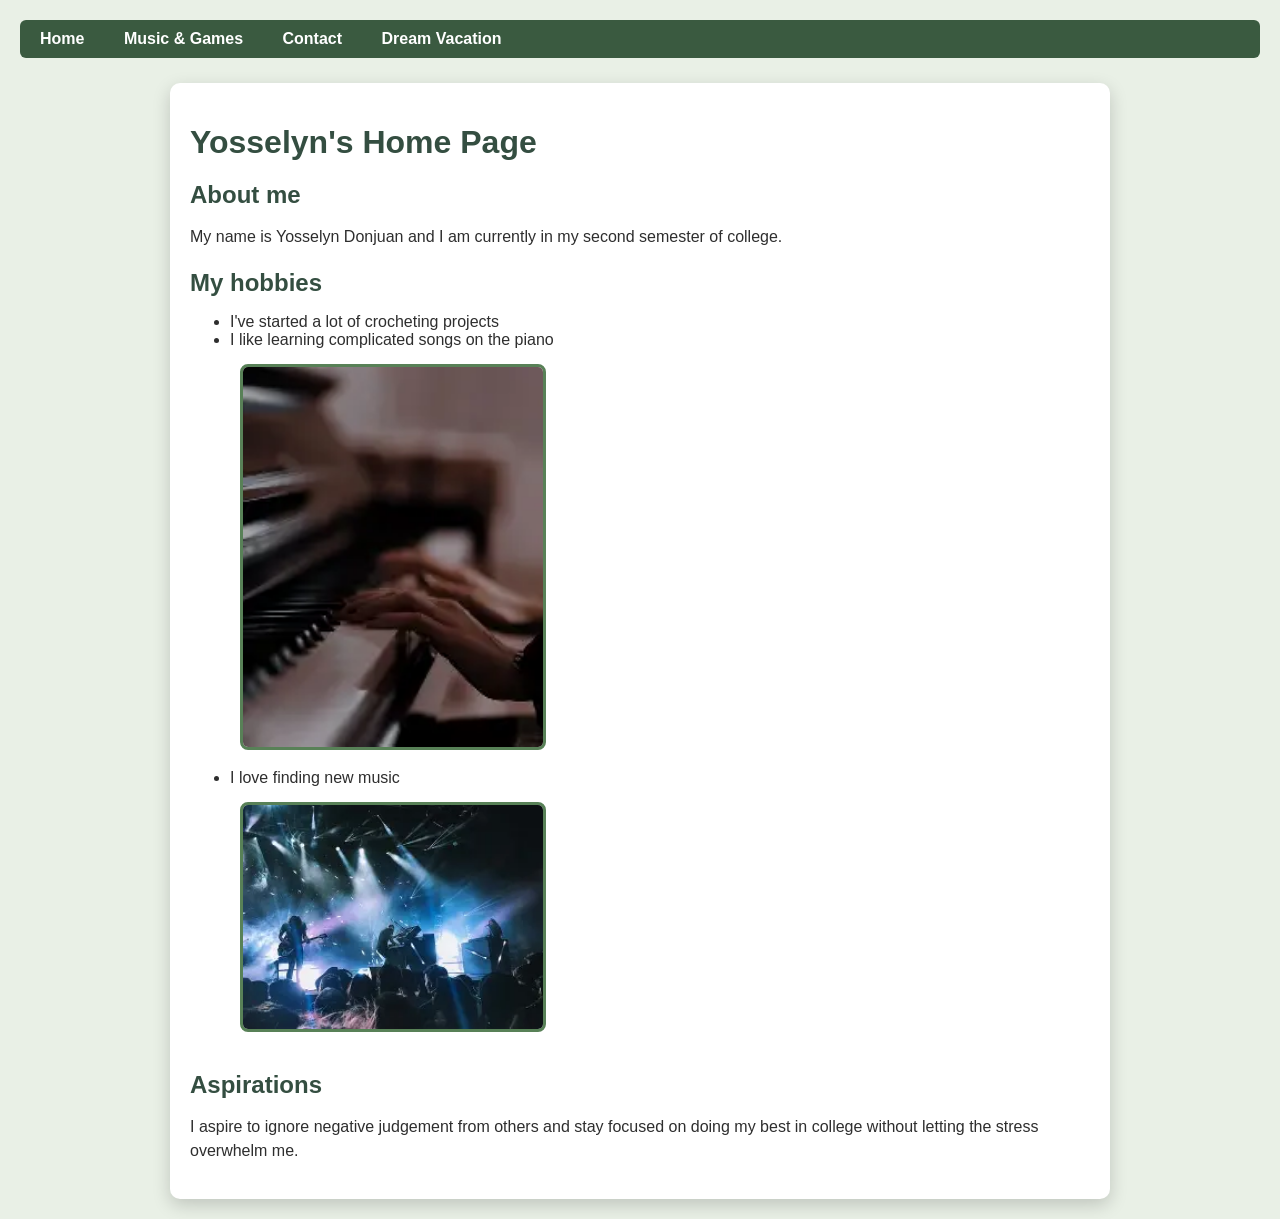
<file: index.html>
<!DOCTYPE html>
<html lang="en">
<head>
    <meta charset="UTF-8">
    <meta name="viewport" content="width=device-width, initial-scale=1.0">
    <title>Yosselyn's Portfolio</title>
    <link rel="stylesheet" href="style.css">
</head>
<body>

<nav>
    <a href="index.html">Home</a>
    <a href="music-games.html">Music & Games</a>
    <a href="contact.html">Contact</a>
    <a href="vacation.html">Dream Vacation</a>
</nav>
<div class="page-container">
<h1>Yosselyn's Home Page</h1>

<h2>About me</h2>
<p>My name is Yosselyn Donjuan and I am currently in my second semester of college.</p>

<h2>My hobbies</h2>
<ul>
    <li>I've started a lot of crocheting projects</li>
    <li>I like learning complicated songs on the piano</li>
    <img src="PIANOPIC.webp" width="300" alt="Piano picture">
    <li>I love finding new music</li>
    <img src="CONCERTPIC.webp" width="300" alt="Concert picture">
</ul>

<h2>Aspirations</h2>
<p>I aspire to ignore negative judgement from others and stay focused on doing my best in college without letting the stress overwhelm me.</p>
</div>
</body>
</html>
</file>
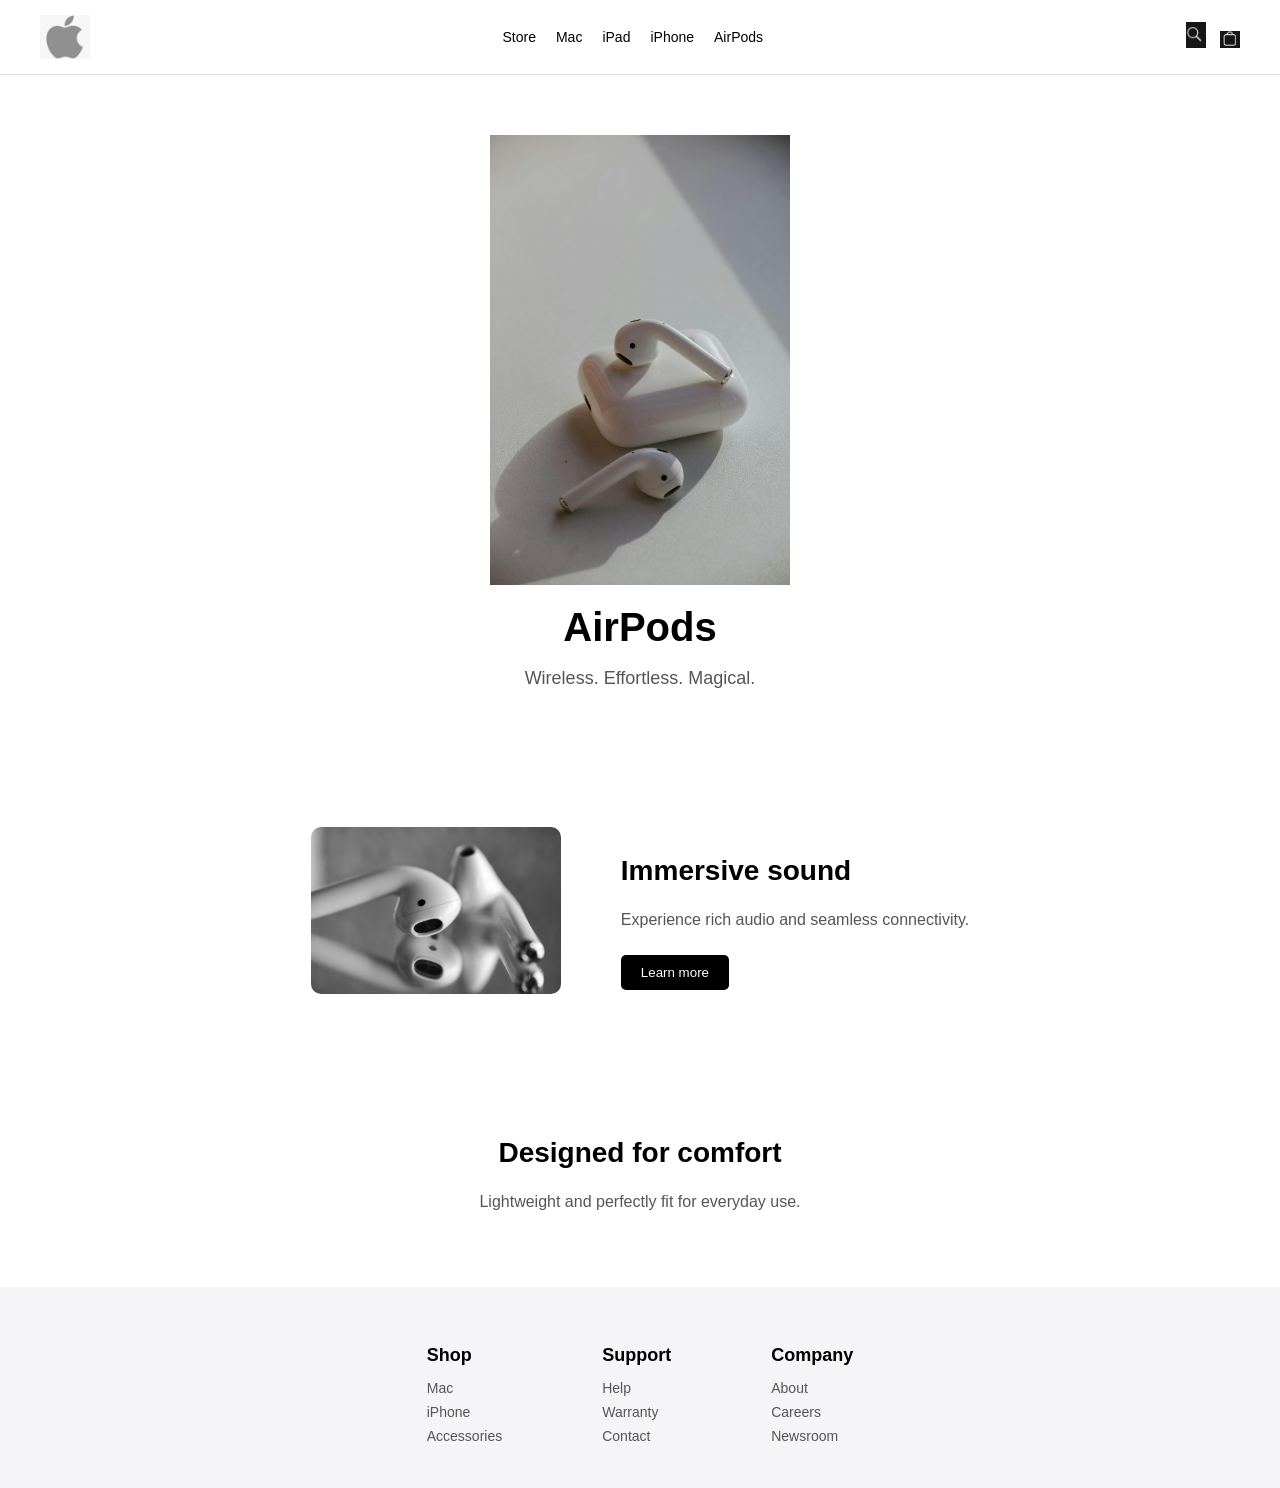
<file: airpods/index.html>
<!DOCTYPE html>
<html lang="en">
<head>
  <meta charset="UTF-8">
  <meta name="viewport" content="width=device-width, initial-scale=1.0">
  <title>Apple AirPods Recreation</title>
  <link rel="stylesheet" href="style.css">
</head>
<body>
  <nav>
    <img src="logo.png" alt="Site logo" class="logo">
    <div class="nav-links">
      <a href="#">Store</a>
      <a href="#">Mac</a>
      <a href="#">iPad</a>
      <a href="#">iPhone</a>
      <a href="#">AirPods</a>
    </div>
    <div class="icons">
      <img src="search.png" alt="Search icon">
      <img src="bag.png" alt="Shopping bag icon">
    </div>
  </nav>

  <main>
    <section class="hero">
      <img src="airpods.jpg" alt="AirPods">
      <h1>AirPods</h1>
      <p>Wireless. Effortless. Magical.</p>
    </section>

    <section class="two-column">
      <img src="closeup.jpg" alt="AirPods close-up">
      <div class="text">
        <h2>Immersive sound</h2>
        <p>Experience rich audio and seamless connectivity.</p>
        <button>Learn more</button>
      </div>
    </section>

    <section class="centered">
      <h2>Designed for comfort</h2>
      <p>Lightweight and perfectly fit for everyday use.</p>
    </section>
  </main>

  <footer>
    <div class="footer-column">
      <h3>Shop</h3>
      <a href="#">Mac</a>
      <a href="#">iPhone</a>
      <a href="#">Accessories</a>
    </div>

    <div class="footer-column">
      <h3>Support</h3>
      <a href="#">Help</a>
      <a href="#">Warranty</a>
      <a href="#">Contact</a>
    </div>

    <div class="footer-column">
      <h3>Company</h3>
      <a href="#">About</a>
      <a href="#">Careers</a>
      <a href="#">Newsroom</a>
    </div>
  </footer>
</body>
</html>
</file>
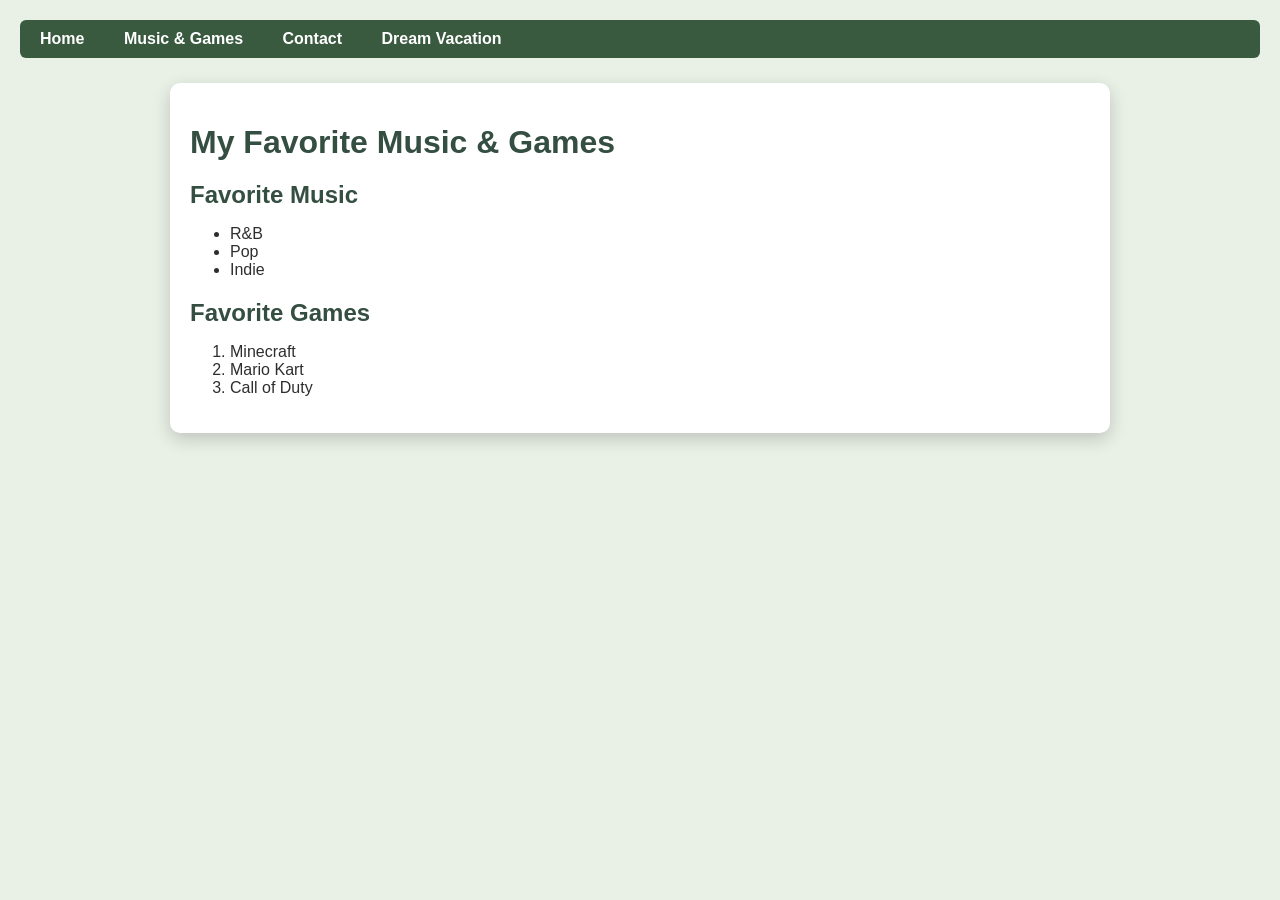
<file: music-games.html>
<!DOCTYPE html>
<html lang="en">
<head>
    <meta charset="UTF-8">
    <title>Favorite Music & Games</title>
    <link rel="stylesheet" href="style.css">
</head>
<body>

<nav>
    <a href="index.html">Home</a>
    <a href="music-games.html">Music & Games</a>
    <a href="contact.html">Contact</a>
    <a href="vacation.html">Dream Vacation</a>
</nav>
<div class="page-container">
<h1>My Favorite Music & Games</h1>

<h2>Favorite Music</h2>
<ul>
    <li>R&B</li>
    <li>Pop</li>
    <li>Indie</li>
</ul>

<h2>Favorite Games</h2>
<ol>
    <li>Minecraft</li>
    <li>Mario Kart</li>
    <li>Call of Duty</li>
</ol>
</div>
</body>
</html>
</file>
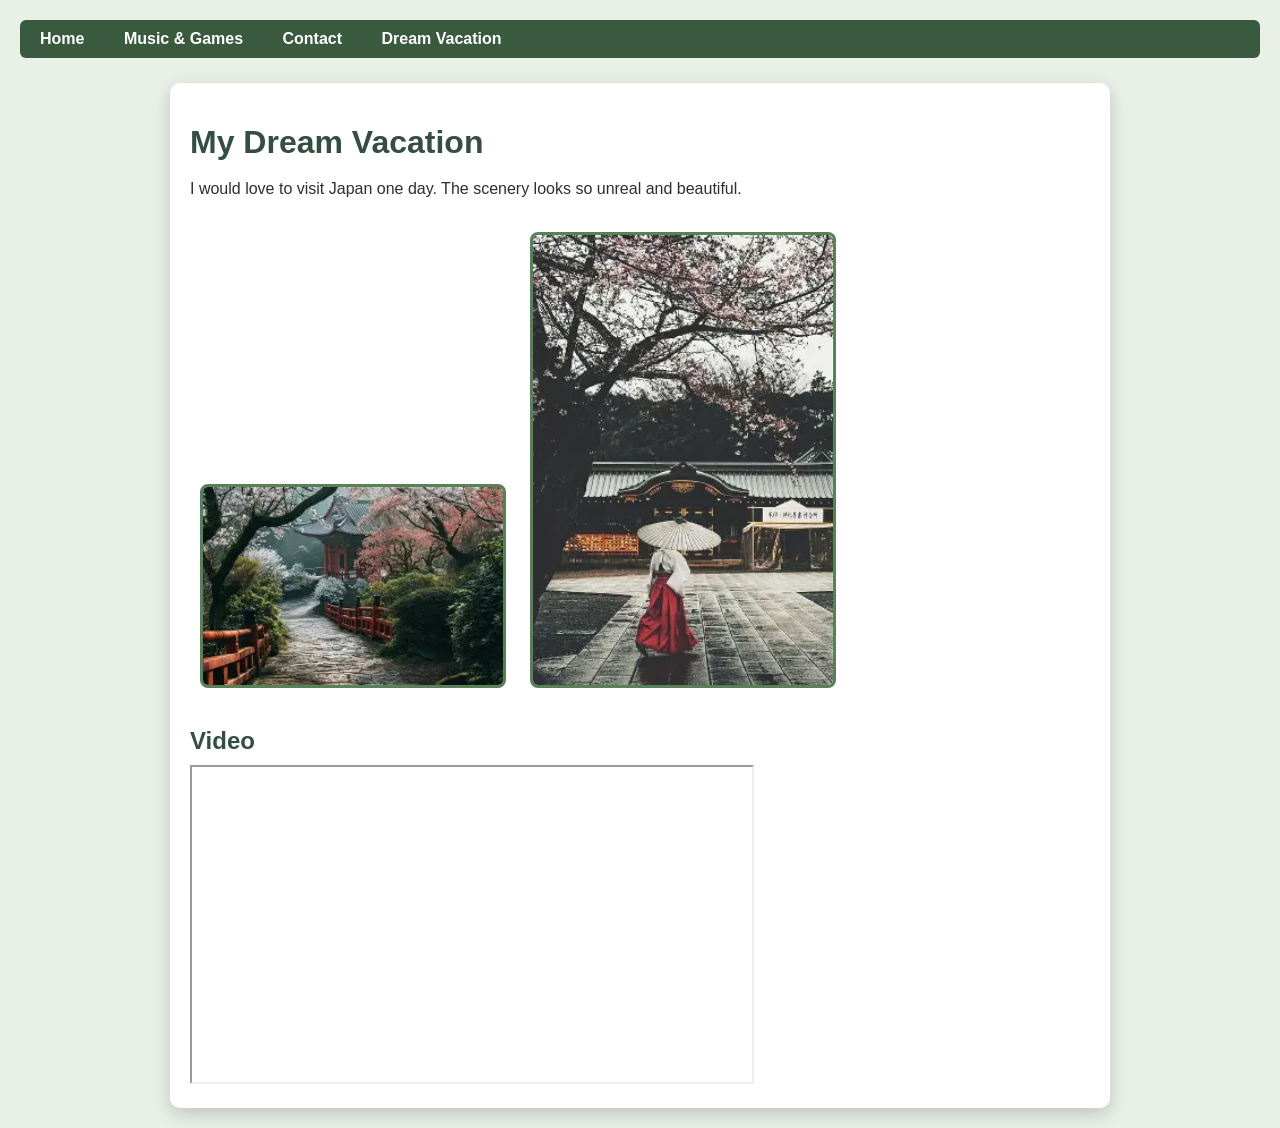
<file: vacation.html>
<!DOCTYPE html>
<html lang="en">
<head>
    <meta charset="UTF-8">
    <title>Dream Vacation</title>
    <link rel="stylesheet" href="style.css">
</head>
<body>

<nav>
    <a href="index.html">Home</a>
    <a href="music-games.html">Music & Games</a>
    <a href="contact.html">Contact</a>
    <a href="vacation.html">Dream Vacation</a>
</nav>
<div class="page-container">
<h1>My Dream Vacation</h1>

<p>I would love to visit Japan one day. The scenery looks so unreal and beautiful.</p>

<img src="japanpic.webp" width="300" alt="Japan scenery">
<img src="japanstreet.webp" width="300" alt="Japan street view">

<h2>Video</h2>

<iframe width="560" height="315"
    src="https://www.youtube.com/embed/ChxDEAN8EtY"
    title="YouTube video"
    allowfullscreen>
</iframe>
</div>
</body>
</html>
</file>
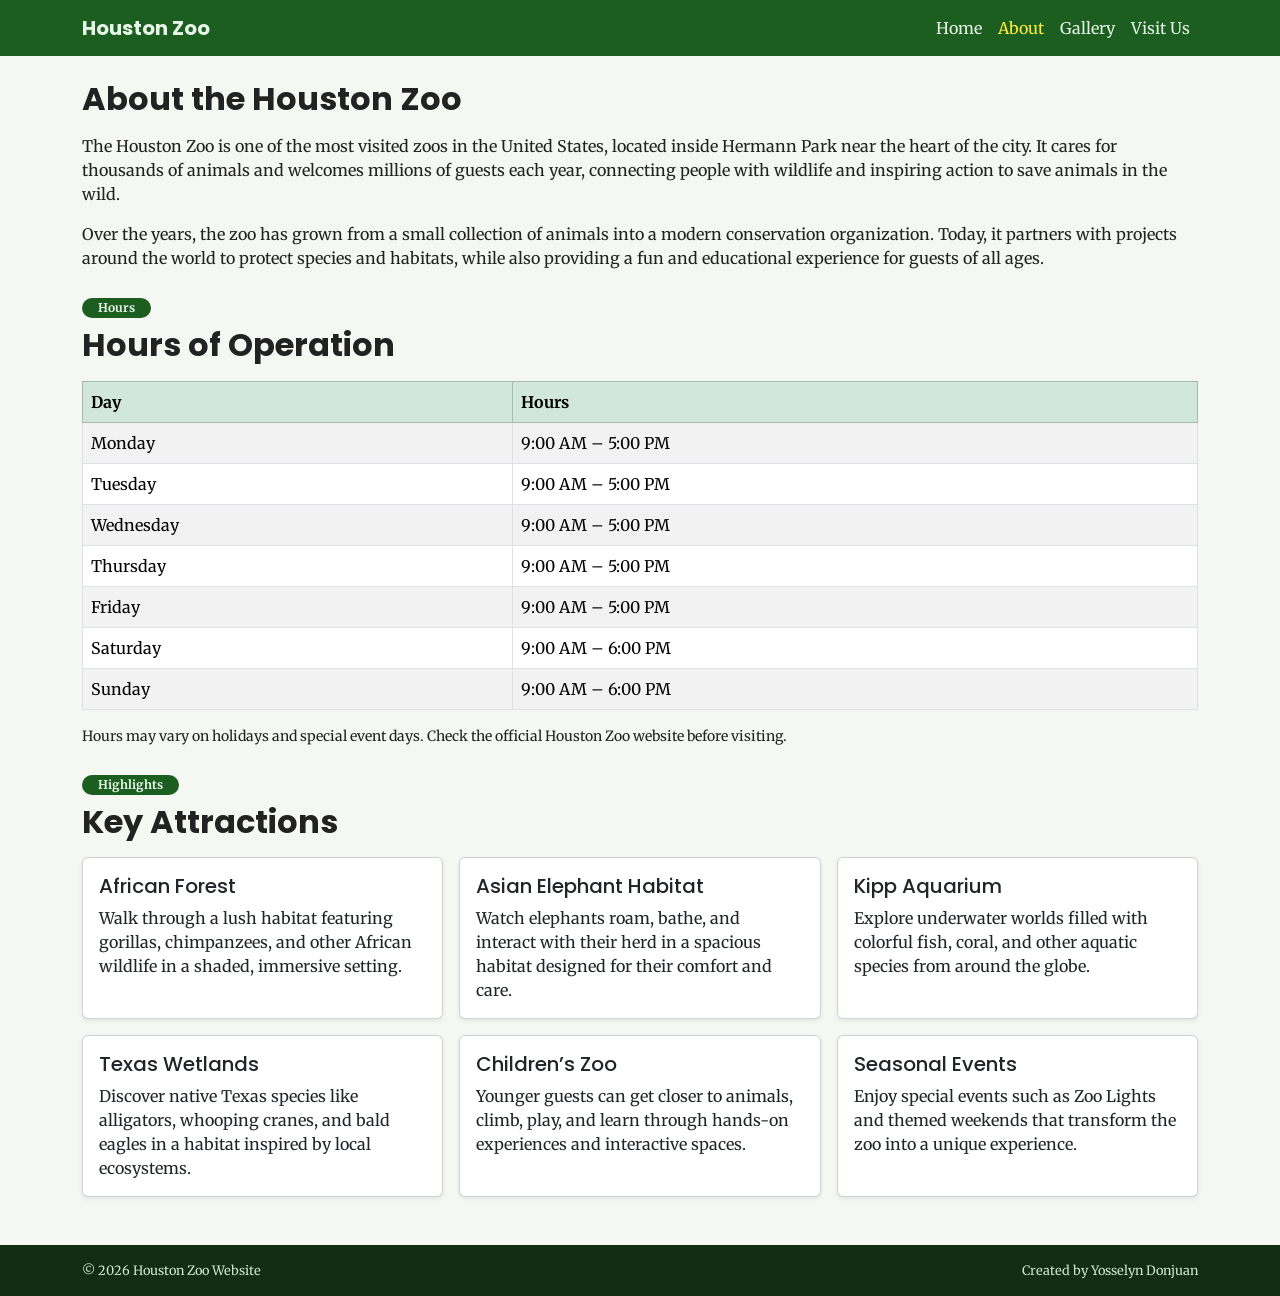
<file: houston-zoo/about.html>
<!DOCTYPE html>
<html lang="en">
<head>
    <meta charset="UTF-8">
    <meta name="viewport" content="width=device-width, initial-scale=1.0">
    <title>Houston Zoo | About</title>
    <link href="https://cdn.jsdelivr.net/npm/bootstrap@5.3.3/dist/css/bootstrap.min.css" rel="stylesheet">
    <link rel="stylesheet" href="style.css">
</head>
<body>
<nav class="navbar navbar-expand-lg">
    <div class="container">
        <a class="navbar-brand fw-bold" href="index.html">Houston Zoo</a>
        <button class="navbar-toggler text-white" type="button" data-bs-toggle="collapse" data-bs-target="#mainNav">
            <span class="navbar-toggler-icon"></span>
        </button>
        <div class="collapse navbar-collapse" id="mainNav">
            <ul class="navbar-nav ms-auto mb-2 mb-lg-0">
                <li class="nav-item"><a class="nav-link" href="index.html">Home</a></li>
                <li class="nav-item"><a class="nav-link active" href="about.html">About</a></li>
                <li class="nav-item"><a class="nav-link" href="gallery.html">Gallery</a></li>
                <li class="nav-item"><a class="nav-link" href="visit.html">Visit Us</a></li>
            </ul>
        </div>
    </div>
</nav>

<main class="py-4">
    <div class="container">
        <section class="mb-4">
            <h2 class="fw-bold mb-3">About the Houston Zoo</h2>
            <p>
                The Houston Zoo is one of the most visited zoos in the United States, located inside Hermann Park near the heart of the city. It cares for thousands of animals and welcomes millions of guests each year, connecting people with wildlife and inspiring action to save animals in the wild.
            </p>
            <p>
                Over the years, the zoo has grown from a small collection of animals into a modern conservation organization. Today, it partners with projects around the world to protect species and habitats, while also providing a fun and educational experience for guests of all ages.
            </p>
        </section>

        <section class="mb-4">
            <span class="badge badge-zoo mb-2 px-3 py-1">Hours</span>
            <h2 class="fw-bold mb-3">Hours of Operation</h2>
            <div class="table-responsive">
                <table class="table table-striped table-bordered bg-white">
                    <thead class="table-success">
                        <tr>
                            <th>Day</th>
                            <th>Hours</th>
                        </tr>
                    </thead>
                    <tbody>
                        <tr><td>Monday</td><td>9:00 AM – 5:00 PM</td></tr>
                        <tr><td>Tuesday</td><td>9:00 AM – 5:00 PM</td></tr>
                        <tr><td>Wednesday</td><td>9:00 AM – 5:00 PM</td></tr>
                        <tr><td>Thursday</td><td>9:00 AM – 5:00 PM</td></tr>
                        <tr><td>Friday</td><td>9:00 AM – 5:00 PM</td></tr>
                        <tr><td>Saturday</td><td>9:00 AM – 6:00 PM</td></tr>
                        <tr><td>Sunday</td><td>9:00 AM – 6:00 PM</td></tr>
                    </tbody>
                </table>
            </div>
            <p class="small">Hours may vary on holidays and special event days. Check the official Houston Zoo website before visiting.</p>
        </section>

        <section class="mb-4">
            <span class="badge badge-zoo mb-2 px-3 py-1">Highlights</span>
            <h2 class="fw-bold mb-3">Key Attractions</h2>
            <div class="row g-3">
                <div class="col-md-4">
                    <div class="card h-100 shadow-sm">
                        <div class="card-body">
                            <h3 class="card-title fs-5">African Forest</h3>
                            <p class="card-text">Walk through a lush habitat featuring gorillas, chimpanzees, and other African wildlife in a shaded, immersive setting.</p>
                        </div>
                    </div>
                </div>
                <div class="col-md-4">
                    <div class="card h-100 shadow-sm">
                        <div class="card-body">
                            <h3 class="card-title fs-5">Asian Elephant Habitat</h3>
                            <p class="card-text">Watch elephants roam, bathe, and interact with their herd in a spacious habitat designed for their comfort and care.</p>
                        </div>
                    </div>
                </div>
                <div class="col-md-4">
                    <div class="card h-100 shadow-sm">
                        <div class="card-body">
                            <h3 class="card-title fs-5">Kipp Aquarium</h3>
                            <p class="card-text">Explore underwater worlds filled with colorful fish, coral, and other aquatic species from around the globe.</p>
                        </div>
                    </div>
                </div>
                <div class="col-md-4">
                    <div class="card h-100 shadow-sm">
                        <div class="card-body">
                            <h3 class="card-title fs-5">Texas Wetlands</h3>
                            <p class="card-text">Discover native Texas species like alligators, whooping cranes, and bald eagles in a habitat inspired by local ecosystems.</p>
                        </div>
                    </div>
                </div>
                <div class="col-md-4">
                    <div class="card h-100 shadow-sm">
                        <div class="card-body">
                            <h3 class="card-title fs-5">Children’s Zoo</h3>
                            <p class="card-text">Younger guests can get closer to animals, climb, play, and learn through hands-on experiences and interactive spaces.</p>
                        </div>
                    </div>
                </div>
                <div class="col-md-4">
                    <div class="card h-100 shadow-sm">
                        <div class="card-body">
                            <h3 class="card-title fs-5">Seasonal Events</h3>
                            <p class="card-text">Enjoy special events such as Zoo Lights and themed weekends that transform the zoo into a unique experience.</p>
                        </div>
                    </div>
                </div>
            </div>
        </section>
    </div>
</main>

<footer>
    <div class="container d-flex flex-column flex-md-row justify-content-between">
        <span>© 2026 Houston Zoo Website</span>
        <span>Created by Yosselyn Donjuan</span>
    </div>
</footer>

<script src="https://cdn.jsdelivr.net/npm/bootstrap@5.3.3/dist/js/bootstrap.bundle.min.js"></script>
</body>
</html>
</file>
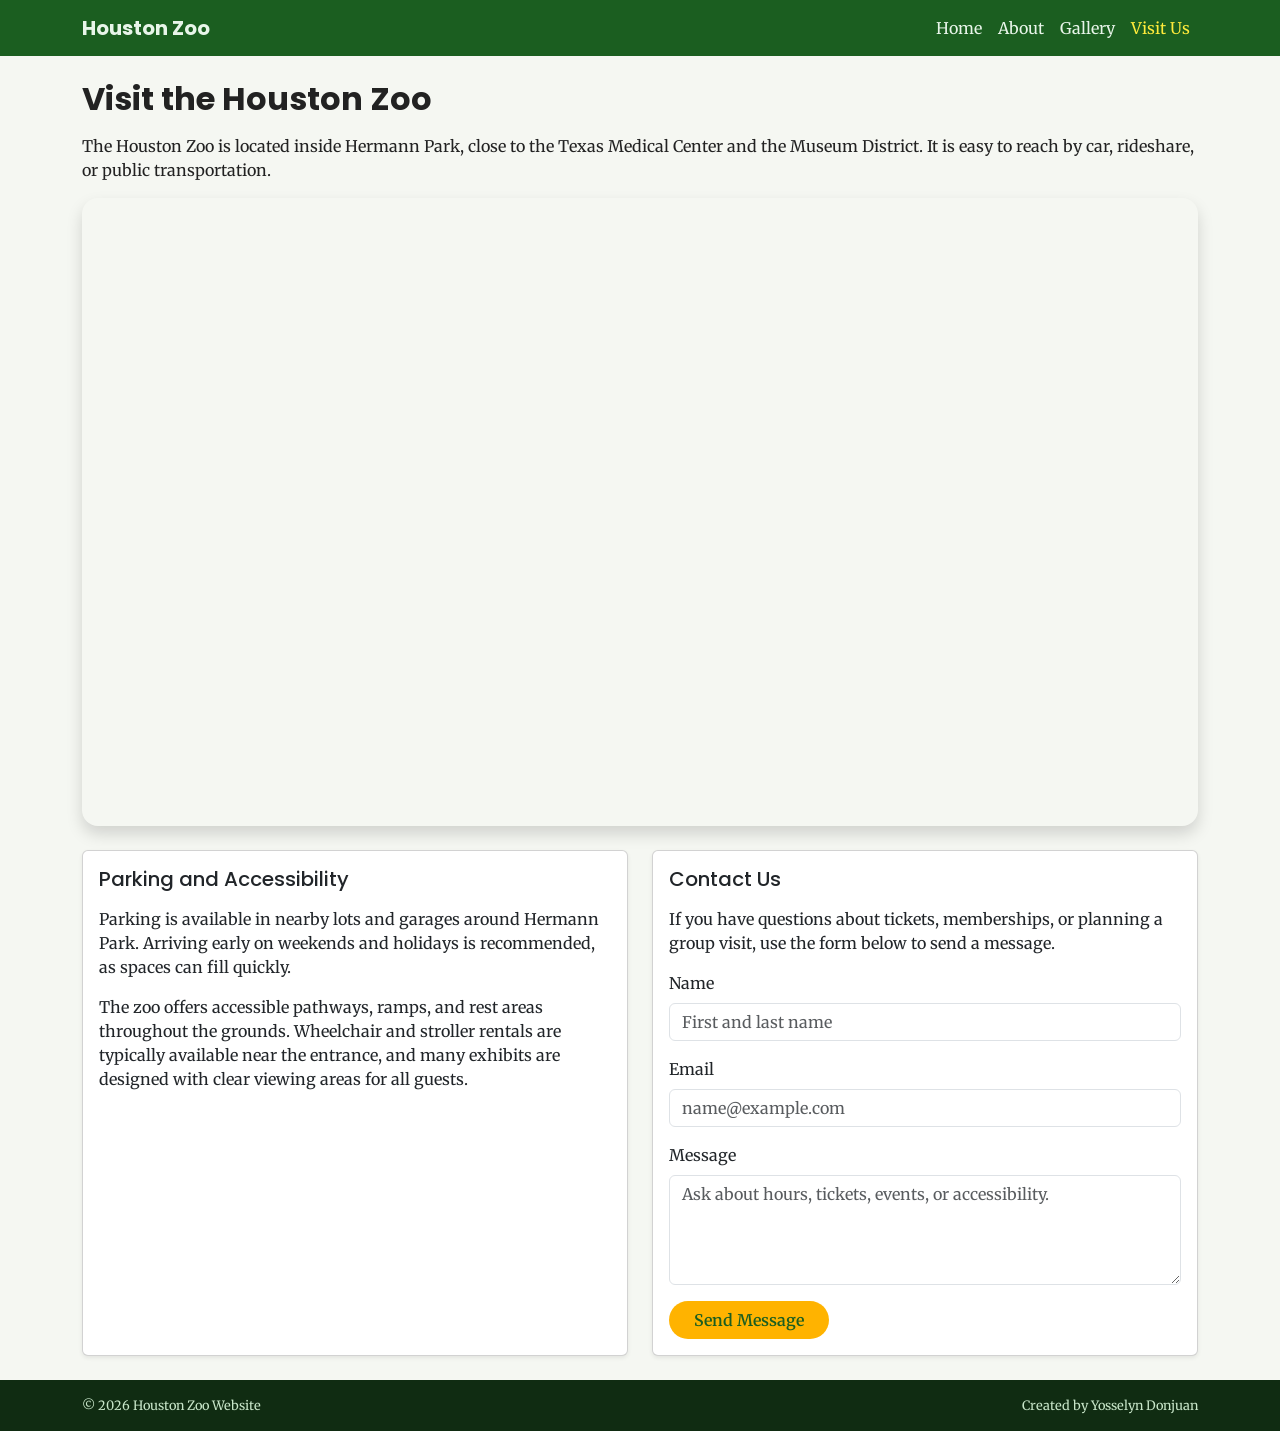
<file: houston-zoo/visit.html>
<!DOCTYPE html>
<html lang="en">
<head>
    <meta charset="UTF-8">
    <meta name="viewport" content="width=device-width, initial-scale=1.0">
    <title>Houston Zoo | Visit Us</title>
    <link href="https://cdn.jsdelivr.net/npm/bootstrap@5.3.3/dist/css/bootstrap.min.css" rel="stylesheet">
    <link rel="stylesheet" href="style.css">
</head>
<body>
<nav class="navbar navbar-expand-lg">
    <div class="container">
        <a class="navbar-brand fw-bold" href="index.html">Houston Zoo</a>
        <button class="navbar-toggler text-white" type="button" data-bs-toggle="collapse" data-bs-target="#mainNav">
            <span class="navbar-toggler-icon"></span>
        </button>
        <div class="collapse navbar-collapse" id="mainNav">
            <ul class="navbar-nav ms-auto mb-2 mb-lg-0">
                <li class="nav-item"><a class="nav-link" href="index.html">Home</a></li>
                <li class="nav-item"><a class="nav-link" href="about.html">About</a></li>
                <li class="nav-item"><a class="nav-link" href="gallery.html">Gallery</a></li>
                <li class="nav-item"><a class="nav-link active" href="visit.html">Visit Us</a></li>
            </ul>
        </div>
    </div>
</nav>

<main class="py-4">
    <div class="container">
        <section class="mb-4">
            <h2 class="fw-bold mb-3">Visit the Houston Zoo</h2>
            <p>
                The Houston Zoo is located inside Hermann Park, close to the Texas Medical Center and the Museum District. It is easy to reach by car, rideshare, or public transportation.
            </p>
            <div class="ratio ratio-16x9 rounded-4 shadow mt-3">
                <iframe src="https://www.google.com/maps/embed?pb=!1m18!1m12!1m3!1d3347.640771751056!2d-95.39294052364053!3d29.71408617507971!2m3!1f0!2f0!3f0!3m2!1i1024!2i768!4f13.1!3m3!1m2!1s0x8640c0b9b4b7a4c7%3A0x9a7e95135406c574!2sHouston%20Zoo!5e0!3m2!1sen!2sus!4v1713390000000" loading="lazy" referrerpolicy="no-referrer-when-downgrade"></iframe>
            </div>
        </section>

        <section class="row g-4">
            <div class="col-lg-6">
                <div class="card h-100 shadow-sm">
                    <div class="card-body">
                        <h3 class="card-title fs-5 mb-3">Parking and Accessibility</h3>
                        <p>
                            Parking is available in nearby lots and garages around Hermann Park. Arriving early on weekends and holidays is recommended, as spaces can fill quickly.
                        </p>
                        <p>
                            The zoo offers accessible pathways, ramps, and rest areas throughout the grounds. Wheelchair and stroller rentals are typically available near the entrance, and many exhibits are designed with clear viewing areas for all guests.
                        </p>
                    </div>
                </div>
            </div>
            <div class="col-lg-6">
                <div class="card h-100 shadow-sm">
                    <div class="card-body">
                        <h3 class="card-title fs-5 mb-3">Contact Us</h3>
                        <p class="mb-3">
                            If you have questions about tickets, memberships, or planning a group visit, use the form below to send a message.
                        </p>
                        <form>
                            <div class="mb-3">
                                <label for="name" class="form-label">Name</label>
                                <input id="name" type="text" class="form-control" placeholder="First and last name">
                            </div>
                            <div class="mb-3">
                                <label for="email" class="form-label">Email</label>
                                <input id="email" type="email" class="form-control" placeholder="name@example.com">
                            </div>
                            <div class="mb-3">
                                <label for="message" class="form-label">Message</label>
                                <textarea id="message" class="form-control" rows="4" placeholder="Ask about hours, tickets, events, or accessibility."></textarea>
                            </div>
                            <button type="submit" class="btn btn-zoo px-4">Send Message</button>
                        </form>
                    </div>
                </div>
            </div>
        </section>
    </div>
</main>

<footer>
    <div class="container d-flex flex-column flex-md-row justify-content-between">
        <span>© 2026 Houston Zoo Website</span>
        <span>Created by Yosselyn Donjuan</span>
    </div>
</footer>

<script src="https://cdn.jsdelivr.net/npm/bootstrap@5.3.3/dist/js/bootstrap.bundle.min.js"></script>
</body>
</html>
</file>
<file: style.css>
body {
    font-family: Arial, sans-serif;
    background-color: #E9F0E6;
    color: #2E2E2E;
    margin: 20px;
}

nav {
    background-color: #3A5A40;
    padding: 10px;
    margin-bottom: 25px;
    border-radius: 6px;
}

nav a {
    color: white;
    margin-right: 15px;
    text-decoration: none;
    font-weight: bold;
    padding: 6px 10px;
    border-radius: 4px;
}

nav a:hover {
    background-color: rgba(255, 255, 255, 0.15);
}

h1, h2 {
    color: #344E41;
}

img {
    margin: 15px 10px;
    border-radius: 8px;
    border: 3px solid #588157;
}

form {
    max-width: 400px;
    background-color: #A3B18A;
    padding: 15px;
    border-radius: 8px;
    margin-top: 20px;
}

input, select, textarea, button {
    width: 100%;
    margin-bottom: 10px;
    padding: 8px;
    border-radius: 5px;
    border: 1px solid #3A5A40;
}

button {
    background-color: #3A5A40;
    color: white;
    font-weight: bold;
    cursor: pointer;
}

button:hover {
    background-color: #2D4633;
}

.page-container {
    max-width: 900px;
    margin: 20px auto;
    padding: 20px;
    background-color: #FFFFFF;
    border-radius: 10px;
    box-shadow: 0 6px 18px rgba(0, 0, 0, 0.18);
}

h1 {
    font-size: 32px;
    margin-bottom: 15px;
}

h2 {
    font-size: 24px;
    margin-bottom: 10px;
}

p {
    font-size: 16px;
    line-height: 1.5;
}
</file>
<file: airpods/style.css>
body {
  margin: 0;
  font-family: Arial, sans-serif;
}

nav {
  display: flex;
  align-items: center;
  justify-content: space-between;
  padding: 15px 40px;
  background-color: #fff;
  border-bottom: 1px solid #ddd;
}

.logo {
  width: 50px;
}

.nav-links {
  display: flex;
  gap: 20px;
}

.nav-links a {
  text-decoration: none;
  color: black;
  font-size: 14px;
}

.icons img {
  width: 20px;
  margin-left: 10px;
}

.hero {
  text-align: center;
  padding: 60px 20px;
}

.hero img {
  width: 300px;
  display: block;
  margin: 0 auto 20px;
}

.hero h1 {
  font-size: 40px;
  margin: 10px 0;
}

.hero p {
  font-size: 18px;
  color: #555;
}

.two-column {
  display: flex;
  align-items: center;
  justify-content: center;
  gap: 60px;
  padding: 60px 20px;
}

.two-column img {
  width: 250px;
  border-radius: 10px;
}

.two-column .text {
  max-width: 400px;
}

.two-column h2 {
  font-size: 28px;
}

.two-column p {
  font-size: 16px;
  color: #555;
}

.two-column button {
  margin-top: 10px;
  padding: 10px 20px;
  border: none;
  background-color: black;
  color: white;
  border-radius: 5px;
  cursor: pointer;
}

.centered {
  text-align: center;
  padding: 60px 20px;
}

.centered h2 {
  font-size: 28px;
}

.centered p {
  font-size: 16px;
  color: #555;
}

footer {
  display: flex;
  justify-content: center;
  gap: 100px;
  padding: 40px 20px;
  background-color: #f5f5f7;
}

.footer-column {
  display: flex;
  flex-direction: column;
}

.footer-column h3 {
  margin-bottom: 10px;
  font-size: 18px;
}

.footer-column a {
  text-decoration: none;
  color: #555;
  margin: 4px 0;
  font-size: 14px;
}
</file>
<file: houston-zoo/style.css>
@import url('https://fonts.googleapis.com/css2?family=Poppins:wght@400;600;700&family=Merriweather:wght@300;400;700&display=swap');

body {
    font-family: 'Merriweather', serif;
    background-color: #f5f7f2;
    color: #222;
}

h1, h2, h3, .navbar-brand {
    font-family: 'Poppins', sans-serif;
}

.navbar {
    background-color: #1b5e20;
}

.navbar .nav-link,
.navbar .navbar-brand {
    color: #e8f5e9 !important;
}

.navbar .nav-link.active {
    color: #ffeb3b !important;
}

.hero-section {
    padding: 3rem 0;
}

.hero-title {
    color: #1b5e20;
}

.hero-subtitle {
    color: #388e3c;
}

.btn-zoo {
    background-color: #ffb300;
    color: #1b5e20;
    border-radius: 999px;
    font-weight: 600;
}

.btn-zoo:hover {
    background-color: #ffa000;
    color: #1b5e20;
}

.badge-zoo {
    background-color: #1b5e20;
    color: #e8f5e9;
    border-radius: 999px;
    font-size: 0.75rem;
}

.highlight-box {
    background-color: #e8f5e9;
    border-left: 4px solid #1b5e20;
    padding: 1rem 1.25rem;
    border-radius: 0.75rem;
}

footer {
    background-color: #102c12;
    color: #c8e6c9;
    font-size: 0.8rem;
    padding: 1rem 0;
}

footer span {
    display: block;
}

@media (min-width: 768px) {
    footer span {
        display: inline;
    }
}
</file>
